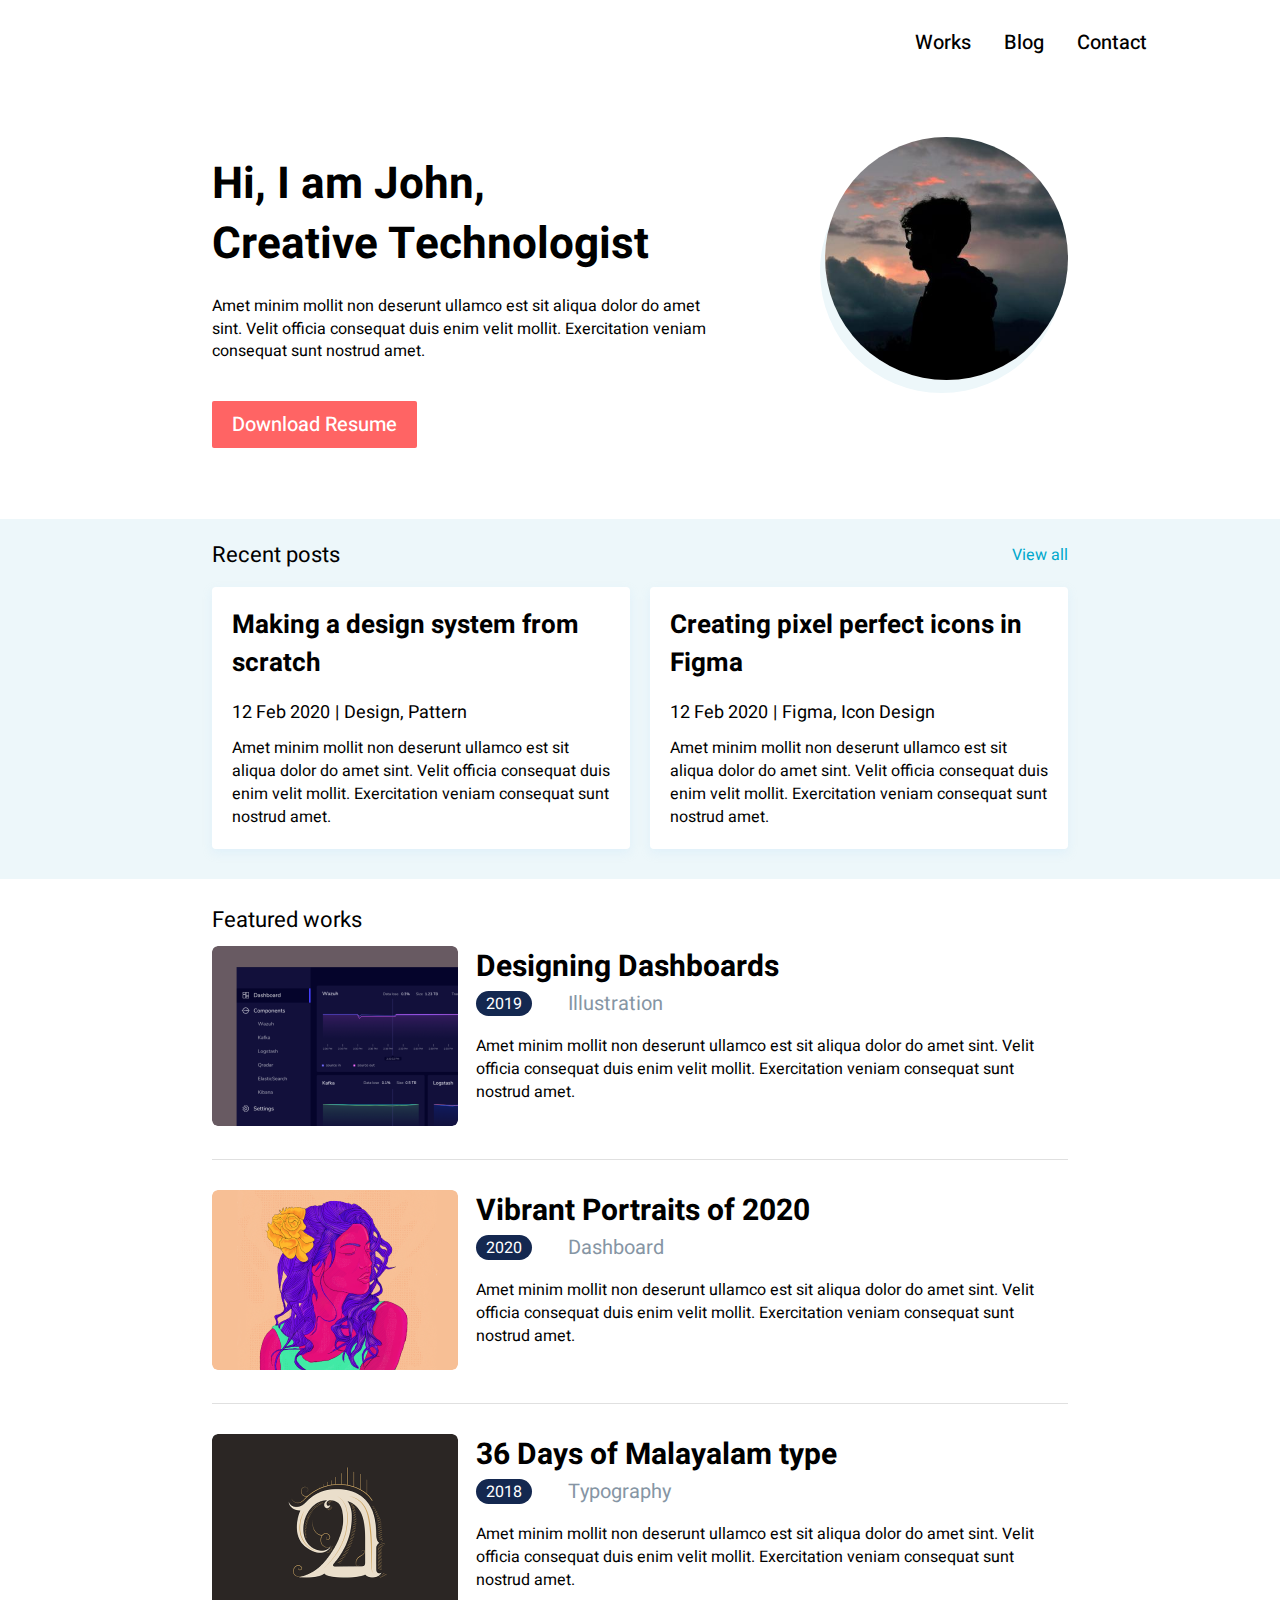
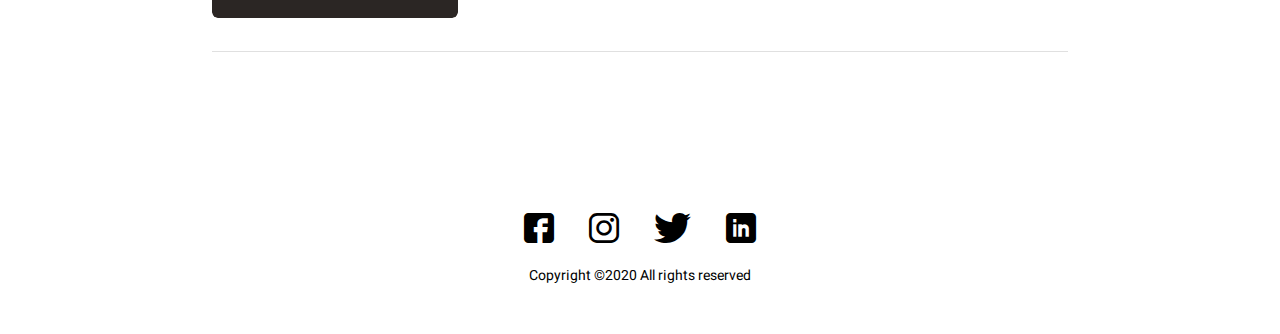
<file: index.html>
<!DOCTYPE html>
<html lang="en">
<head>
    <meta charset="UTF-8">
    <meta http-equiv="X-UA-Compatible" content="IE=edge">
    <meta name="viewport" content="width=device-width, initial-scale=1.0">
    <link rel="stylesheet" href="css/style.css">
    <title>Document</title>
</head>
<body>
    <header class="header">
        <div class="header__content ">
            <div class="header__menu menu">
                <div class="menu__icon icon-menu">
                    <span></span>
                </div>
                <nav class="menu__body">
                    <ul class="menu__list">
                        <li><a href="" class="menu__link">Works</a></li>
                        <li><a href="" class="menu__link">Blog</a></li>
                        <li><a href="" class="menu__link">Contact</a></li>
                    </ul>
                </nav>
            </div>
        </div>
    </header>
    <main class="page">
        <section class="hello">
            <div class="hello__container _container">
                <div class="hello__content">
                    <h1 class="hello__title title">Hi, I am John,<br> Creative Technologist</h1>
                    <div class="hello__text text">
                        Amet minim mollit non deserunt ullamco est sit aliqua dolor do amet sint. Velit officia consequat duis enim velit mollit. Exercitation veniam consequat sunt nostrud amet.
                    </div>
                    <a href="" class="hello__btn btn">Download Resume</a>
                </div>
                <div class="hello__avatar">
                    <img class="hello__avatar" src="img/avatar.jpg">
                </div>
            </div>
        </section>
        <section class="recent-posts">
            <div class="recent-posts__container _container">
                <div class="recent-posts__header">
                    <h5 class="recent-posts__title posts-title">Recent posts</h5>
                    <a href="" class="recent-posts__view-all">View all</a>
                </div>
                <div class="recent-posts__items">
                    <div class="recent-posts__column">
                        <article class="recent-posts__item recent-post">
                            <a class="recent-post__item-title">Making a design system from scratch</a>
                            <div class="recent-post__info">
                                <span class="recent-post__item-date">12 Feb 2020</span><span style="margin: 0 5px;">|</span><span class="recent-post__item-theme">Design, Pattern</span>
                            </div>
                            <div class="recent-post__about text">
                                Amet minim mollit non deserunt ullamco est sit aliqua dolor do amet sint. Velit officia consequat duis enim velit mollit. Exercitation veniam consequat sunt nostrud amet.
                            </div>
                        </article>
                    </div>
                    <div class="recent-posts__column">
                        <article class="recent-posts__item recent-post">
                            <a class="recent-post__item-title">Creating pixel perfect icons in Figma</a>
                            <div class="recent-post__info">
                                <span class="recent-post__item-date">12 Feb 2020</span><span style="margin: 0 5px;">|</span><span class="recent-post__item-theme">Figma, Icon Design</span>
                            </div>
                            <div class="recent-post__about text">
                                Amet minim mollit non deserunt ullamco est sit aliqua dolor do amet sint. Velit officia consequat duis enim velit mollit. Exercitation veniam consequat sunt nostrud amet.
                            </div>
                        </article>
                    </div>
                </div>
            </div>
        </section>
        <section class="features-works">
            <div class="features-works__container _container">
                <div class="features-works__title posts-title">Featured works</div>
                <div class="features-works__items works">
                    <article class="works__item">
                        <a href="" class="works__image">
                            <img src="img/works/dashboards.png" alt="#1">
                        </a>
                        <div class="works__body">
                            <a class="works__title" href="">Designing Dashboards</a>
                            <div class="works__info">
                                <div class="works__year">2019</div>
                                <div class="works__category">Illustration</div>
                            </div>
                            <div class="works__text text">Amet minim mollit non deserunt ullamco est sit aliqua dolor do amet sint. Velit officia consequat duis enim velit mollit. Exercitation veniam consequat sunt nostrud amet.</div>
                        </div>
                    </article>
                    <article class="works__item">
                        <a href="" class="works__image">
                            <img src="img/works/portraits.png" alt="#1">
                        </a>
                        <div class="works__body">
                            <a class="works__title" href="">Vibrant Portraits of 2020</a>
                            <div class="works__info">
                                <div class="works__year">2020</div>
                                <div class="works__category">Dashboard</div>
                            </div>
                            <div class="works__text text">Amet minim mollit non deserunt ullamco est sit aliqua dolor do amet sint. Velit officia consequat duis enim velit mollit. Exercitation veniam consequat sunt nostrud amet.</div>
                        </div>
                    </article>
                    <article class="works__item">
                        <a href="" class="works__image">
                            <img src="img/works/36days.png" alt="#1">
                        </a>
                        <div class="works__body">
                            <a class="works__title" href="">36 Days of Malayalam type </a>
                            <div class="works__info">
                                <div class="works__year">2018</div>
                                <div class="works__category">Typography</div>
                            </div>
                            <div class="works__text text">Amet minim mollit non deserunt ullamco est sit aliqua dolor do amet sint. Velit officia consequat duis enim velit mollit. Exercitation veniam consequat sunt nostrud amet.</div>
                        </div>
                    </article>
                </div>
            </div>
        </section>
    </main>
    <footer class="footer">
        <div class="footer__container _container">
            <div class="footer__social-icons social-icons">
                <a href="" class="social-icons__item icon-fb"></a>
                <a href="" class="social-icons__item icon-insta"></a>
                <a href="" class="social-icons__item icon-twitter"></a>
                <a href="" class="social-icons__item icon-linkedin"></a>
            </div>
            <div class="footer__copy">
                Copyright ©2020 All rights reserved 
            </div>
        </div>
    </footer>
    
    <script src="js/script.js"></script>
</body>
</html>
</file>
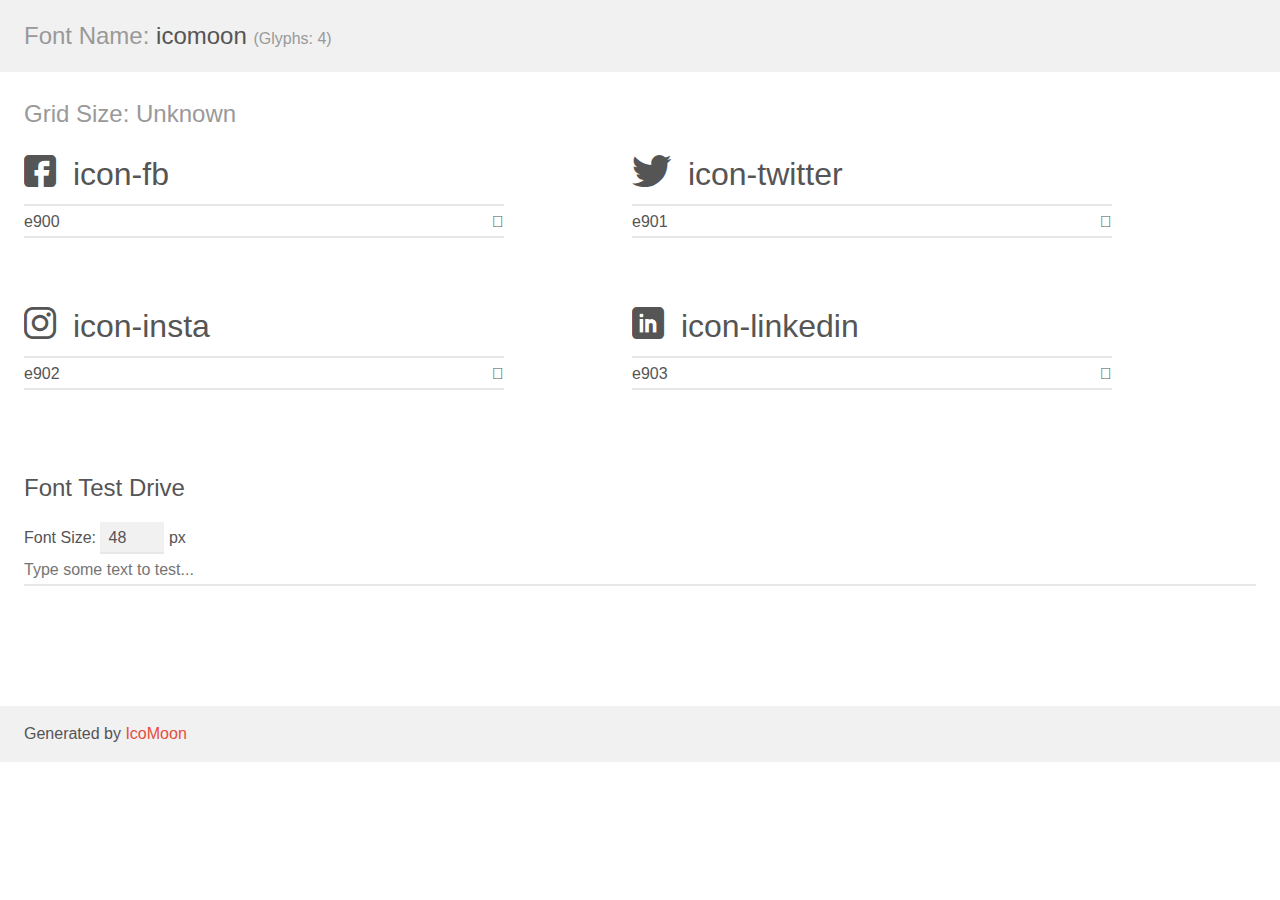
<file: img/icons/icomoon-v1.0/demo.html>
<!doctype html>
<html>
<head>
    <meta charset="utf-8">
    <title>IcoMoon Demo</title>
    <meta name="description" content="An Icon Font Generated By IcoMoon.io">
    <meta name="viewport" content="width=device-width, initial-scale=1">
    <link rel="stylesheet" href="demo-files/demo.css">
    <link rel="stylesheet" href="style.css"></head>
<body>
    <div class="bgc1 clearfix">
        <h1 class="mhmm mvm"><span class="fgc1">Font Name:</span> icomoon <small class="fgc1">(Glyphs:&nbsp;4)</small></h1>
    </div>
    <div class="clearfix mhl ptl">
        <h1 class="mvm mtn fgc1">Grid Size: Unknown</h1>
        <div class="glyph fs1">
            <div class="clearfix bshadow0 pbs">
                <span class="icon-fb"></span>
                <span class="mls"> icon-fb</span>
            </div>
            <fieldset class="fs0 size1of1 clearfix hidden-false">
                <input type="text" readonly value="e900" class="unit size1of2" />
                <input type="text" maxlength="1" readonly value="&#xe900;" class="unitRight size1of2 talign-right" />
            </fieldset>
            <div class="fs0 bshadow0 clearfix hidden-true">
                <span class="unit pvs fgc1">liga: </span>
                <input type="text" readonly value="" class="liga unitRight" />
            </div>
        </div>
        <div class="glyph fs1">
            <div class="clearfix bshadow0 pbs">
                <span class="icon-twitter"></span>
                <span class="mls"> icon-twitter</span>
            </div>
            <fieldset class="fs0 size1of1 clearfix hidden-false">
                <input type="text" readonly value="e901" class="unit size1of2" />
                <input type="text" maxlength="1" readonly value="&#xe901;" class="unitRight size1of2 talign-right" />
            </fieldset>
            <div class="fs0 bshadow0 clearfix hidden-true">
                <span class="unit pvs fgc1">liga: </span>
                <input type="text" readonly value="" class="liga unitRight" />
            </div>
        </div>
        <div class="glyph fs1">
            <div class="clearfix bshadow0 pbs">
                <span class="icon-insta"></span>
                <span class="mls"> icon-insta</span>
            </div>
            <fieldset class="fs0 size1of1 clearfix hidden-false">
                <input type="text" readonly value="e902" class="unit size1of2" />
                <input type="text" maxlength="1" readonly value="&#xe902;" class="unitRight size1of2 talign-right" />
            </fieldset>
            <div class="fs0 bshadow0 clearfix hidden-true">
                <span class="unit pvs fgc1">liga: </span>
                <input type="text" readonly value="" class="liga unitRight" />
            </div>
        </div>
        <div class="glyph fs1">
            <div class="clearfix bshadow0 pbs">
                <span class="icon-linkedin"></span>
                <span class="mls"> icon-linkedin</span>
            </div>
            <fieldset class="fs0 size1of1 clearfix hidden-false">
                <input type="text" readonly value="e903" class="unit size1of2" />
                <input type="text" maxlength="1" readonly value="&#xe903;" class="unitRight size1of2 talign-right" />
            </fieldset>
            <div class="fs0 bshadow0 clearfix hidden-true">
                <span class="unit pvs fgc1">liga: </span>
                <input type="text" readonly value="" class="liga unitRight" />
            </div>
        </div>
    </div>

    <!--[if gt IE 8]><!-->
    <div class="mhl clearfix mbl">
        <h1>Font Test Drive</h1>
        <label>
            Font Size: <input id="fontSize" type="number" class="textbox0 mbm"
            min="8" value="48" />
            px
        </label>
        <input id="testText" type="text" class="phl size1of1 mvl"
        placeholder="Type some text to test..." value=""/>
        <div id="testDrive" class="icon-" style="font-family: icomoon">&nbsp;
        </div>
    </div>
    <!--<![endif]-->
    <div class="bgc1 clearfix">
        <p class="mhl">Generated by <a href="https://icomoon.io/app">IcoMoon</a></p>
    </div>

    <script src="demo-files/demo.js"></script>
</body>
</html>
</file>
<file: css/style.css>
@import url(https://fonts.googleapis.com/css?family=Heebo:regular,500,700,900);
* {
  padding: 0px;
  margin: 0px;
  border: 0px;
}

*,
*:before,
*:after {
  -webkit-box-sizing: border-box;
  box-sizing: border-box;
}

:focus,
:active {
  outline: none;
}

a:focus,
a:active {
  outline: none;
}

aside,
nav,
footer,
header,
section {
  display: block;
}

html,
body {
  height: 100%;
  min-width: 320px;
}

body {
  line-height: 1;
  font-family: 'Heebo';
  -ms-text-size-adjust: 100%;
  -moz-text-size-adjust: 100%;
  -webkit-text-size-adjust: 100%;
}

input,
button,
textarea {
  font-family: 'Heebo';
}

input::-ms-clear {
  display: none;
}

button {
  cursor: pointer;
}

button::-moz-focus-inner {
  padding: 0;
  border: 0;
}

a,
a:visited {
  text-decoration: none;
}

a:hover {
  text-decoration: none;
}

ul li {
  list-style: none;
}

h1,
h2,
h3,
h4,
h5,
h6 {
  font-weight: inherit;
  font-size: inherit;
}

@font-face {
  font-family: 'icomoon';
  src: url("../fonts/icomoon.woff") format("woff"), url("../fonts/icomoon.ttf") format("ttf");
  font-weight: normal;
  font-style: normal;
  font-display: block;
}

[class^="icon-"], [class*=" icon-"] {
  /* use !important to prevent issues with browser extensions that change fonts */
  font-family: 'icomoon' !important;
  speak: never;
  font-style: normal;
  font-weight: normal;
  font-variant: normal;
  text-transform: none;
  line-height: 1;
  /* Better Font Rendering =========== */
  -webkit-font-smoothing: antialiased;
  -moz-osx-font-smoothing: grayscale;
}

.icon-fb:before {
  content: "\e900";
}

.icon-twitter:before {
  content: "\e901";
}

.icon-insta:before {
  content: "\e902";
}

.icon-linkedin:before {
  content: "\e903";
}

._ibg {
  position: relative;
}

._ibg img {
  position: absolute;
  top: 0;
  left: 0;
  width: 100%;
  height: 100%;
  -o-object-fit: cover;
     object-fit: cover;
}

.lock {
  overflow: hidden;
}

.body {
  color: #21243D;
}

._container {
  max-width: 856px;
  margin: 0 auto;
}

@media (max-width: 868px) {
  ._container {
    max-width: 750px;
  }
}

@media (max-width: 767.98px) {
  ._container {
    min-width: none;
    padding: 0 10px;
  }
}

.page {
  padding: 50px 0 0 0;
}

.header {
  position: fixed;
  top: 0;
  left: 0;
  width: 100%;
  -webkit-transition: -webkit-box-shadow .5s linear;
  transition: -webkit-box-shadow .5s linear;
  transition: box-shadow .5s linear;
  transition: box-shadow .5s linear, -webkit-box-shadow .5s linear;
}

.header:before {
  content: '';
  position: absolute;
  z-index: 2;
  display: block;
  width: 100%;
  height: 100%;
  background-color: #fff;
}

.header__content {
  max-width: 1044px;
  padding: 0 15px;
  margin: 0 auto;
}

.header.active {
  border-bottom: 1px solid #bebebe;
}

.menu {
  position: relative;
  display: -webkit-box;
  display: -ms-flexbox;
  display: flex;
  -webkit-box-pack: justify;
      -ms-flex-pack: justify;
          justify-content: space-between;
  -webkit-box-align: center;
      -ms-flex-align: center;
          align-items: center;
  height: 85px;
}

@media (max-width: 767px) {
  .menu__body {
    position: fixed;
    top: -100%;
    left: 0;
    width: 100%;
    height: 100%;
    background-color: #fff;
    padding: 100px 15px 15px 15px;
    overflow: auto;
    -webkit-transition: top .8s ease 0s;
    transition: top .8s ease 0s;
  }
  .menu__body.active {
    top: 0;
  }
}

.menu__list {
  display: -webkit-box;
  display: -ms-flexbox;
  display: flex;
  -webkit-box-pack: end;
      -ms-flex-pack: end;
          justify-content: flex-end;
  -webkit-box-align: center;
      -ms-flex-align: center;
          align-items: center;
  position: relative;
  z-index: 3;
}

.menu__list li {
  margin: 0 0 0 33px;
}

@media (max-width: 767px) {
  .menu__list {
    display: block;
    text-align: center;
  }
  .menu__list li {
    margin: 0 0 20px 0;
  }
}

.menu__link {
  font-weight: 500;
  font-size: 20px;
  color: #000000;
  -webkit-transition: color .2s linear;
  transition: color .2s linear;
}

@media (max-width: 767px) {
  .menu__link {
    font-size: 40px;
  }
}

@media (min-width: 992px) {
  .menu__link:hover {
    color: #FF6464;
  }
}

@media (max-width: 767px) {
  .menu {
    height: 50px;
    -webkit-box-pack: end;
        -ms-flex-pack: end;
            justify-content: flex-end;
  }
}

@media (max-width: 767px) {
  .icon-menu {
    position: relative;
    z-index: 3;
    display: block;
    width: 30px;
    height: 20px;
  }
  .icon-menu:before, .icon-menu:after {
    content: '';
    position: absolute;
    display: block;
    width: 100%;
    height: 2px;
    background: #000000;
    -webkit-transition: .3s linear;
    transition: .3s linear;
  }
  .icon-menu span {
    position: absolute;
    top: 50%;
    -webkit-transform: translateY(-50%);
            transform: translateY(-50%);
    display: block;
    width: 100%;
    height: 2px;
    background: #000000;
    -webkit-transition: .3s linear;
    transition: .3s linear;
  }
  .icon-menu:after {
    bottom: 0;
  }
  .icon-menu::before {
    top: 0;
  }
  .icon-menu.active:before {
    -webkit-transform: rotate(45deg);
            transform: rotate(45deg);
    top: 9px;
  }
  .icon-menu.active:after {
    -webkit-transform: rotate(-45deg);
            transform: rotate(-45deg);
    bottom: 9px;
  }
  .icon-menu.active span {
    -webkit-transform: scale(0);
            transform: scale(0);
  }
}

.page {
  padding: 99px 0 0 0;
  -webkit-box-flex: 1;
      -ms-flex: 1 1 auto;
          flex: 1 1 auto;
}

@media (max-width: 320px) {
  .page {
    padding: 30px 0 0 0;
  }
}

.hello {
  padding: 38px 0 71px 0;
}

@media (max-width: 868px) {
  .hello {
    padding: 0 0 71px 0;
  }
}

@media (max-width: 320px) {
  .hello {
    padding: 0 0 60px 0;
  }
}

.hello__container {
  display: -webkit-box;
  display: -ms-flexbox;
  display: flex;
}

@media (max-width: 768px) {
  .hello__container {
    -webkit-box-orient: vertical;
    -webkit-box-direction: reverse;
        -ms-flex-direction: column-reverse;
            flex-direction: column-reverse;
    text-align: center;
  }
}

.hello__content {
  -webkit-box-flex: 1;
      -ms-flex: 1 1 auto;
          flex: 1 1 auto;
  -webkit-box-align: start;
      -ms-flex-align: start;
          align-items: flex-start;
  padding: 18px 110px 0 0;
}

.hello__content *:last-child {
  margin-bottom: 0;
}

@media (max-width: 868px) {
  .hello__content {
    padding: 18px 50px 0 0;
  }
}

@media (max-width: 768px) {
  .hello__content {
    padding: 18px 0 0 0;
  }
}

.hello__title {
  margin: 0 0 20px 0;
}

.hello__text {
  margin: 0 0 38px 0;
}

.hello__avatar {
  -webkit-box-flex: 0;
      -ms-flex: 0 0 243px;
          flex: 0 0 243px;
  height: 243px;
}

.hello__avatar img {
  max-width: 100%;
  border-radius: 50%;
  -webkit-box-shadow: -5px 13px #EDF7FA;
          box-shadow: -5px 13px #EDF7FA;
}

@media (max-width: 768px) {
  .hello__avatar {
    height: none;
  }
}

.title {
  font-weight: 700;
  font-size: 44px;
  line-height: 136.36364%;
}

.text {
  font-size: 16px;
  line-height: 143.75%;
}

.btn {
  display: -webkit-inline-box;
  display: -ms-inline-flexbox;
  display: inline-flex;
  -webkit-box-align: center;
      -ms-flex-align: center;
          align-items: center;
  padding: 0 20px;
  height: 47px;
  background: #FF6464;
  color: #fff;
  border-radius: 2px;
  font-weight: 500;
  font-size: 20px;
  line-height: 145%;
}

.recent-posts {
  background: #EDF7FA;
  padding: 25px 0 13px 0;
}

@media (max-width: 767px) {
  .recent-posts {
    padding: 25px 0 23px 0;
  }
}

.recent-posts__header {
  display: -webkit-box;
  display: -ms-flexbox;
  display: flex;
  margin: 0 0 20px 0;
}

.recent-posts__title {
  padding: 0 20px 0 0;
  -webkit-box-flex: 1;
      -ms-flex: 1 1 auto;
          flex: 1 1 auto;
}

.recent-posts__view-all {
  -webkit-box-flex: 0;
      -ms-flex: 0 0 auto;
          flex: 0 0 auto;
  font-size: 16px;
  line-height: 143.75%;
  color: #00A8CC;
}

@media (max-width: 767px) {
  .recent-posts__view-all {
    display: none;
  }
}

@media (min-width: 767px) {
  .recent-posts__items {
    display: -webkit-box;
    display: -ms-flexbox;
    display: flex;
    margin: 0 -10px;
  }
}

.recent-posts__column {
  -webkit-box-flex: 0;
      -ms-flex: 0 1 50%;
          flex: 0 1 50%;
  padding: 0 10px;
  margin: 0 0 17px 0;
}

.posts-title {
  font-size: 22px;
}

@media (max-width: 767px) {
  .posts-title {
    font-size: 18px;
    text-align: center;
  }
}

.recent-post {
  background: #FFFFFF;
  -webkit-box-shadow: 0px 4px 10px rgba(187, 225, 250, 0.25);
          box-shadow: 0px 4px 10px rgba(187, 225, 250, 0.25);
  border-radius: 4px;
  padding: 20px;
  height: 100%;
}

.recent-post__item-title {
  font-size: 26px;
  line-height: 146.15385%;
  font-weight: 700;
  -webkit-transition: color .3s ease 0s;
  transition: color .3s ease 0s;
  color: inherit;
  display: inline-block;
  margin: 0 0 17px 0;
}

@media (max-width: 767px) {
  .recent-post__item-title {
    font-size: 22px;
  }
}

.recent-post__item-title:hover {
  color: #FF6464;
}

.recent-post__info {
  font-size: 18px;
  line-height: 144.44444%;
  color: inherit;
  margin: 0 0 11px 0;
}

@media (max-width: 767px) {
  .recent-post__info {
    font-size: 16px;
  }
}

.text {
  font-size: 16px;
  line-height: 143.75%;
}

.features-works {
  padding: 30px 0 80px 0;
}

.features-works__title {
  margin: 0 0 15px 0;
}

@media (max-width: 767px) {
  .features-works__items {
    display: -webkit-box;
    display: -ms-flexbox;
    display: flex;
    -webkit-box-flex: 0;
        -ms-flex: 0 0 auto;
            flex: 0 0 auto;
    margin: 0 0 17px 0;
    overflow: auto;
  }
  .features-works__items .works__item {
    -webkit-box-flex: 0;
        -ms-flex: 0 0 90%;
            flex: 0 0 90%;
    margin: 0 15px 0 0;
  }
}

.works__item {
  display: -webkit-box;
  display: -ms-flexbox;
  display: flex;
  padding: 0 0 30px 0;
  margin: 0 0 30px 0;
  border-bottom: 1px solid #E0E0E0;
}

@media (max-width: 767px) {
  .works__item {
    -webkit-box-orient: vertical;
    -webkit-box-direction: normal;
        -ms-flex-direction: column;
            flex-direction: column;
    -webkit-box-pack: center;
        -ms-flex-pack: center;
            justify-content: center;
    padding: 0 0 17px 0;
  }
}

.works__image {
  -webkit-box-flex: 0;
      -ms-flex: 0 0 246px;
          flex: 0 0 246px;
  display: block;
  min-width: 180px;
}

.works__image img {
  max-width: 100%;
  border-radius: 6px;
}

@media (max-width: 767px) {
  .works__image img {
    width: 100%;
  }
}

.works__body {
  -webkit-box-flex: 1;
      -ms-flex: 1 1 auto;
          flex: 1 1 auto;
  padding: 0 0 0 18px;
}

@media (max-width: 767px) {
  .works__body {
    padding: 0;
  }
}

.works__title {
  font-weight: 700;
  font-size: 30px;
  line-height: 146.66667%;
  color: inherit;
  margin: 0 0 16px 0;
}

@media (max-width: 767px) {
  .works__title {
    font-size: 24px;
  }
}

.works__info {
  display: -webkit-box;
  display: -ms-flexbox;
  display: flex;
  -webkit-box-align: center;
      -ms-flex-align: center;
          align-items: center;
  margin: 0 0 17px 0;
}

.works__year {
  display: -webkit-inline-box;
  display: -ms-inline-flexbox;
  display: inline-flex;
  -webkit-box-pack: center;
      -ms-flex-pack: center;
          justify-content: center;
  -webkit-box-align: center;
      -ms-flex-align: center;
          align-items: center;
  height: 25px;
  padding: 0 10px;
  background: #142850;
  border-radius: 16px;
  color: #fff;
}

.works__category {
  font-size: 20px;
  line-height: 145%;
  color: #8695A4;
  margin: 0 0 0 36px;
}

.footer {
  padding: 51px 0;
  text-align: center;
}

.footer__social-icons {
  margin: 0 0 26px 0;
}

.footer__copy {
  font-size: 14px;
}

@media (max-width: 767px) {
  .footer {
    padding: 70px 0;
  }
}

.social-icons {
  display: -webkit-box;
  display: -ms-flexbox;
  display: flex;
  -webkit-box-pack: center;
      -ms-flex-pack: center;
          justify-content: center;
  -webkit-box-align: center;
      -ms-flex-align: center;
          align-items: center;
}

.social-icons__item {
  font-size: 30px;
  color: inherit;
  -webkit-transition: .3s ease 0s;
  transition: .3s ease 0s;
  margin: 0 0 0 35px;
}

.social-icons__item:first-child {
  margin: 0;
}

.social-icons__item:hover {
  color: #FF6464;
}
</file>
<file: img/icons/icomoon-v1.0/demo-files/demo.css>
body {
  padding: 0;
  margin: 0;
  font-family: sans-serif;
  font-size: 1em;
  line-height: 1.5;
  color: #555;
  background: #fff;
}
h1 {
  font-size: 1.5em;
  font-weight: normal;
}
small {
  font-size: .66666667em;
}
a {
  color: #e74c3c;
  text-decoration: none;
}
a:hover, a:focus {
  box-shadow: 0 1px #e74c3c;
}
.bshadow0, input {
  box-shadow: inset 0 -2px #e7e7e7;
}
input:hover {
  box-shadow: inset 0 -2px #ccc;
}
input, fieldset {
  font-family: sans-serif;
  font-size: 1em;
  margin: 0;
  padding: 0;
  border: 0;
}
input {
  color: inherit;
  line-height: 1.5;
  height: 1.5em;
  padding: .25em 0;
}
input:focus {
  outline: none;
  box-shadow: inset 0 -2px #449fdb;
}
.glyph {
  font-size: 16px;
  width: 15em;
  padding-bottom: 1em;
  margin-right: 4em;
  margin-bottom: 1em;
  float: left;
  overflow: hidden;
}
.liga {
  width: 80%;
  width: calc(100% - 2.5em);
}
.talign-right {
  text-align: right;
}
.talign-center {
  text-align: center;
}
.bgc1 {
  background: #f1f1f1;
}
.fgc1 {
  color: #999;
}
.fgc0 {
  color: #000;
}
p {
  margin-top: 1em;
  margin-bottom: 1em;
}
.mvm {
  margin-top: .75em;
  margin-bottom: .75em;
}
.mtn {
  margin-top: 0;
}
.mtl, .mal {
  margin-top: 1.5em;
}
.mbl, .mal {
  margin-bottom: 1.5em;
}
.mal, .mhl {
  margin-left: 1.5em;
  margin-right: 1.5em;
}
.mhmm {
  margin-left: 1em;
  margin-right: 1em;
}
.mls {
  margin-left: .25em;
}
.ptl {
  padding-top: 1.5em;
}
.pbs, .pvs {
  padding-bottom: .25em;
}
.pvs, .pts {
  padding-top: .25em;
}
.unit {
  float: left;
}
.unitRight {
  float: right;
}
.size1of2 {
  width: 50%;
}
.size1of1 {
  width: 100%;
}
.clearfix:before, .clearfix:after {
  content: " ";
  display: table;
}
.clearfix:after {
  clear: both;
}
.hidden-true {
  display: none;
}
.textbox0 {
  width: 3em;
  background: #f1f1f1;
  padding: .25em .5em;
  line-height: 1.5;
  height: 1.5em;
}
#testDrive {
  display: block;
  padding-top: 24px;
  line-height: 1.5;
}
.fs0 {
  font-size: 16px;
}
.fs1 {
  font-size: 32px;
}
</file>
<file: img/icons/icomoon-v1.0/style.css>
@font-face {
  font-family: 'icomoon';
  src:  url('fonts/icomoon.eot?2m0d1s');
  src:  url('fonts/icomoon.eot?2m0d1s#iefix') format('embedded-opentype'),
    url('fonts/icomoon.ttf?2m0d1s') format('truetype'),
    url('fonts/icomoon.woff?2m0d1s') format('woff'),
    url('fonts/icomoon.svg?2m0d1s#icomoon') format('svg');
  font-weight: normal;
  font-style: normal;
  font-display: block;
}

[class^="icon-"], [class*=" icon-"] {
  /* use !important to prevent issues with browser extensions that change fonts */
  font-family: 'icomoon' !important;
  speak: never;
  font-style: normal;
  font-weight: normal;
  font-variant: normal;
  text-transform: none;
  line-height: 1;

  /* Better Font Rendering =========== */
  -webkit-font-smoothing: antialiased;
  -moz-osx-font-smoothing: grayscale;
}

.icon-fb:before {
  content: "\e900";
}
.icon-twitter:before {
  content: "\e901";
}
.icon-insta:before {
  content: "\e902";
}
.icon-linkedin:before {
  content: "\e903";
}
</file>
